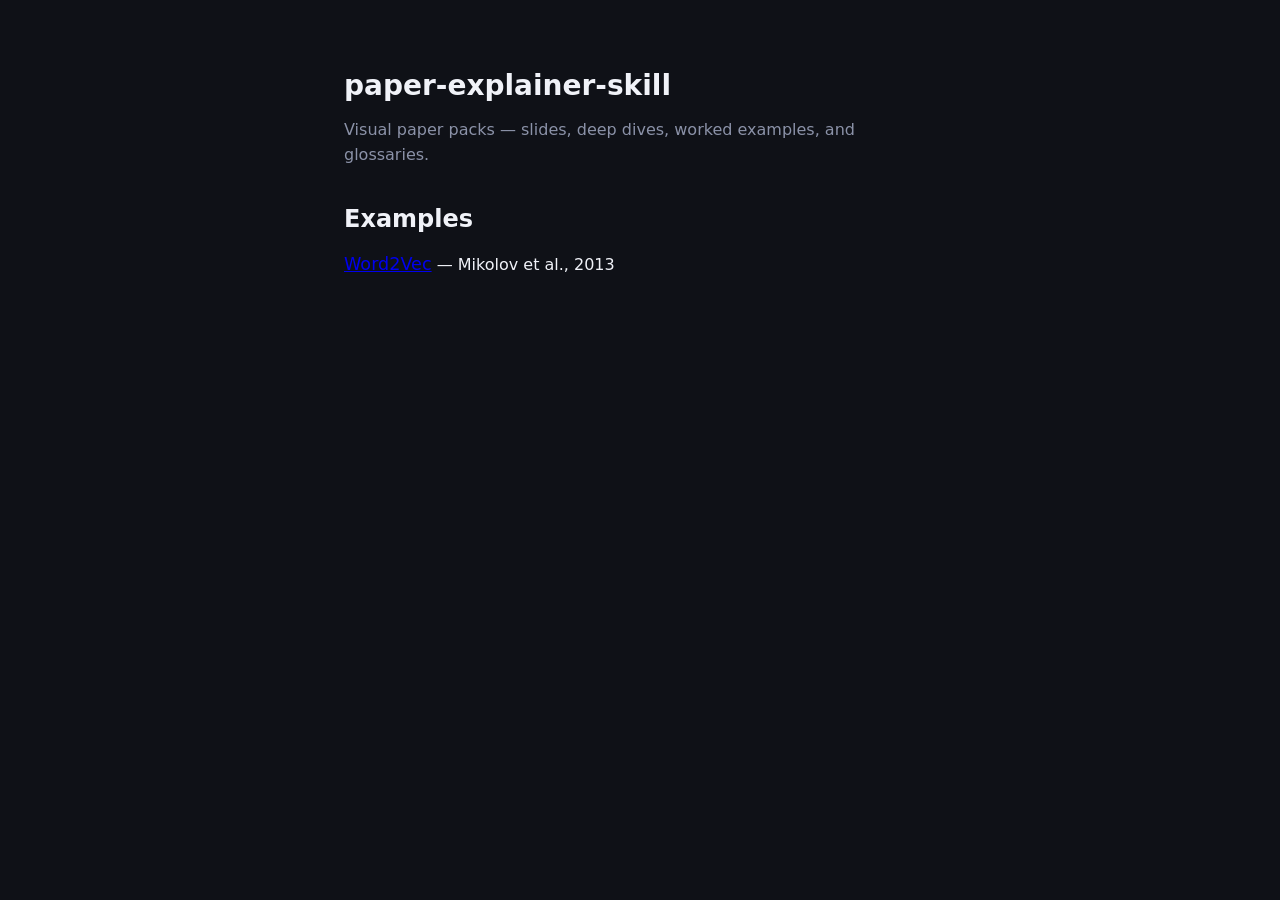
<file: index.html>
<!DOCTYPE html>
<html lang="en">
<head>
  <meta charset="UTF-8" />
  <meta name="viewport" content="width=device-width, initial-scale=1.0" />
  <title>paper-explainer-skill</title>
  <link rel="stylesheet" href="skills/read-research-paper/templates/paper-pages.css" />
  <style>
    body { max-width: 40rem; margin: 4rem auto; padding: 0 1.5rem; }
    h1 { font-size: 1.75rem; margin-bottom: 0.5rem; }
    .lede { color: var(--muted, #555); margin-bottom: 2rem; }
    ul { list-style: none; padding: 0; }
    li { margin: 0.75rem 0; }
    a { font-size: 1.1rem; }
  </style>
</head>
<body>
  <h1>paper-explainer-skill</h1>
  <p class="lede">Visual paper packs — slides, deep dives, worked examples, and glossaries.</p>
  <h2>Examples</h2>
  <ul>
    <li>
      <a href="examples/word2vec/slides.html">Word2Vec</a>
      — Mikolov et al., 2013
    </li>
  </ul>
</body>
</html>
</file>
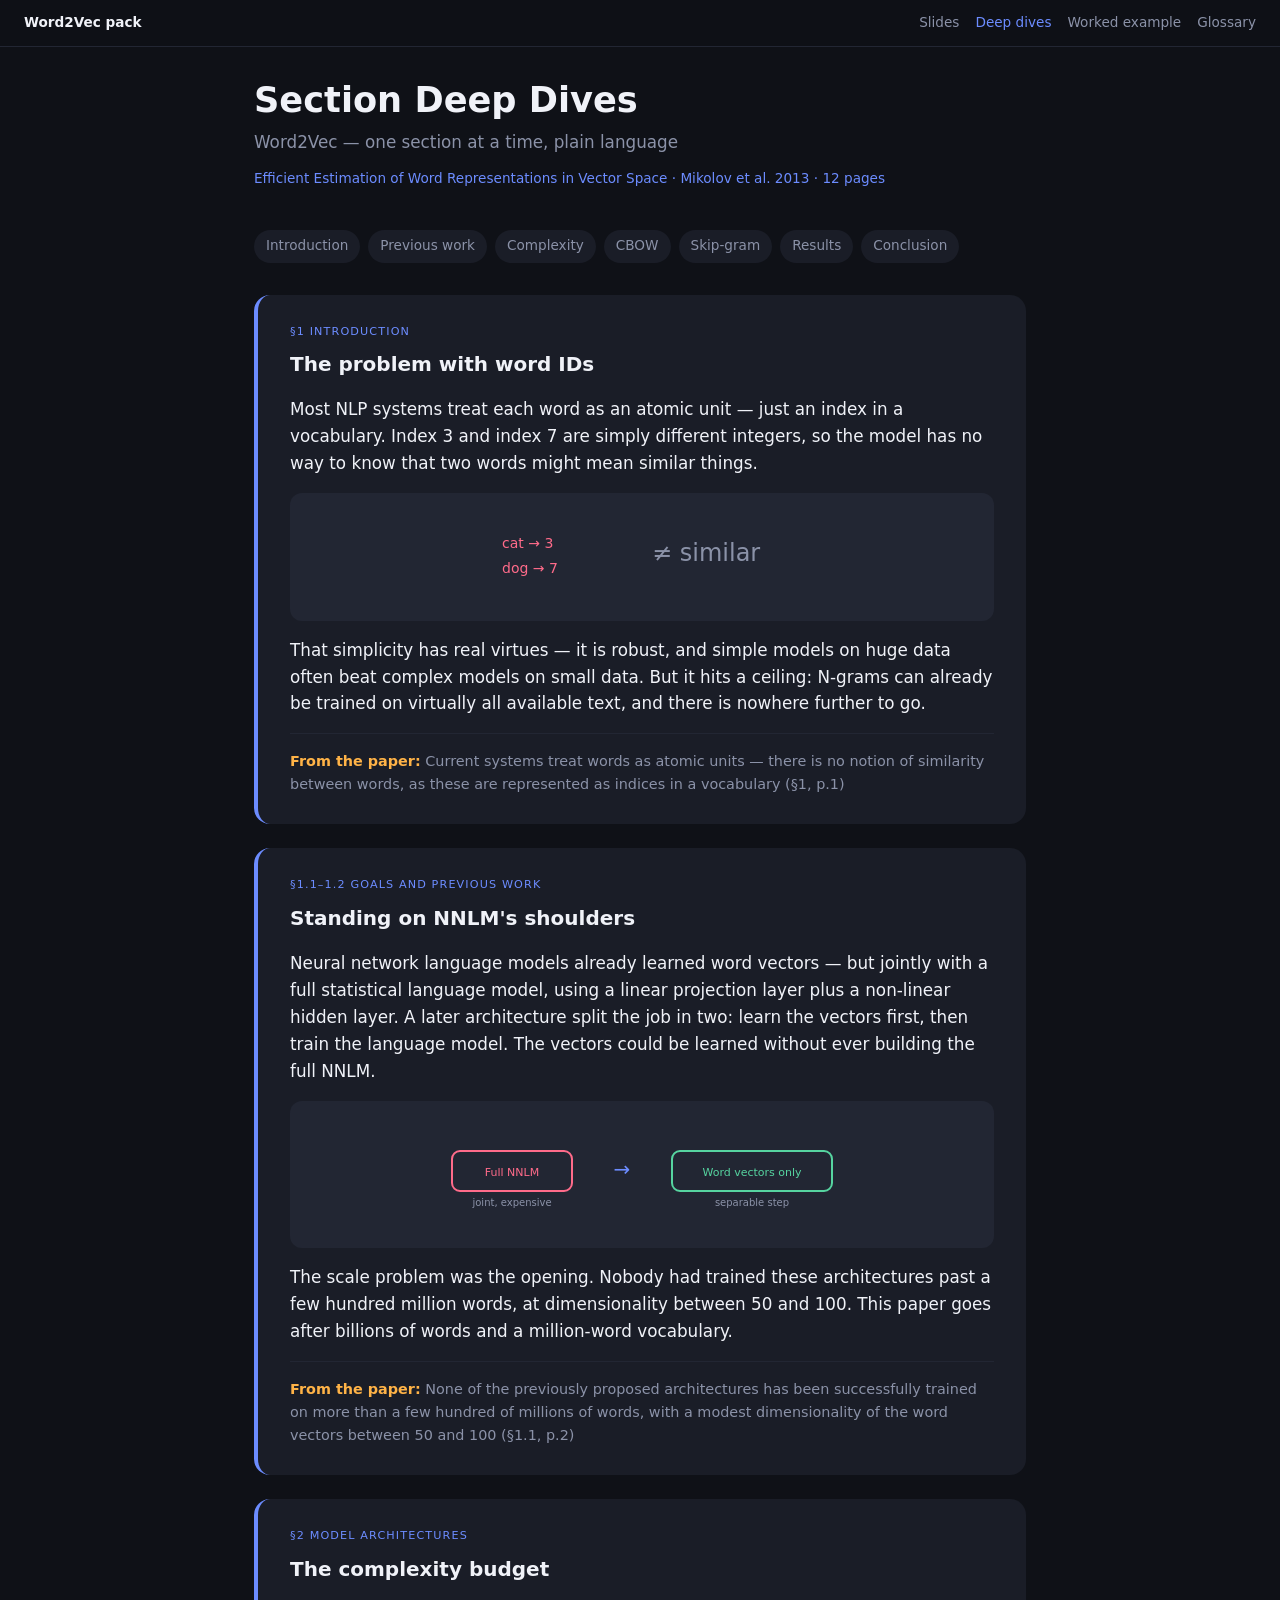
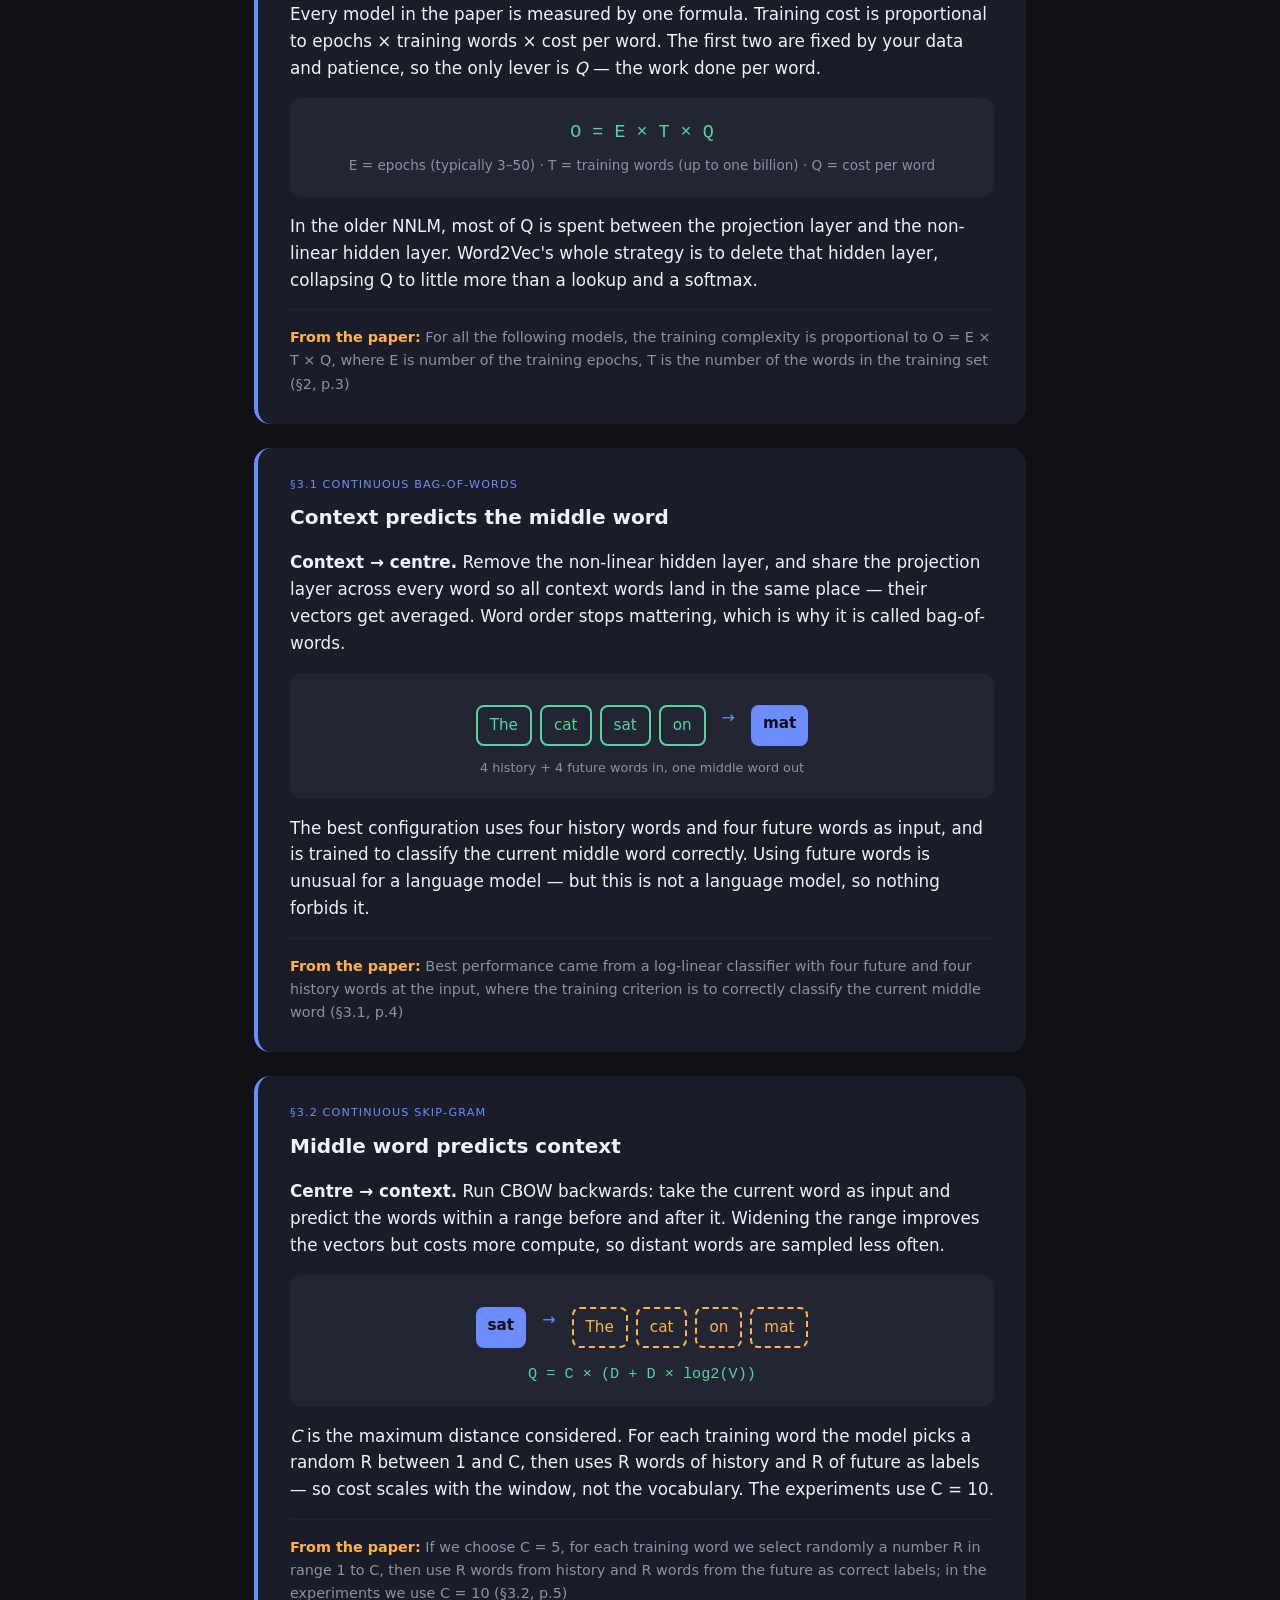
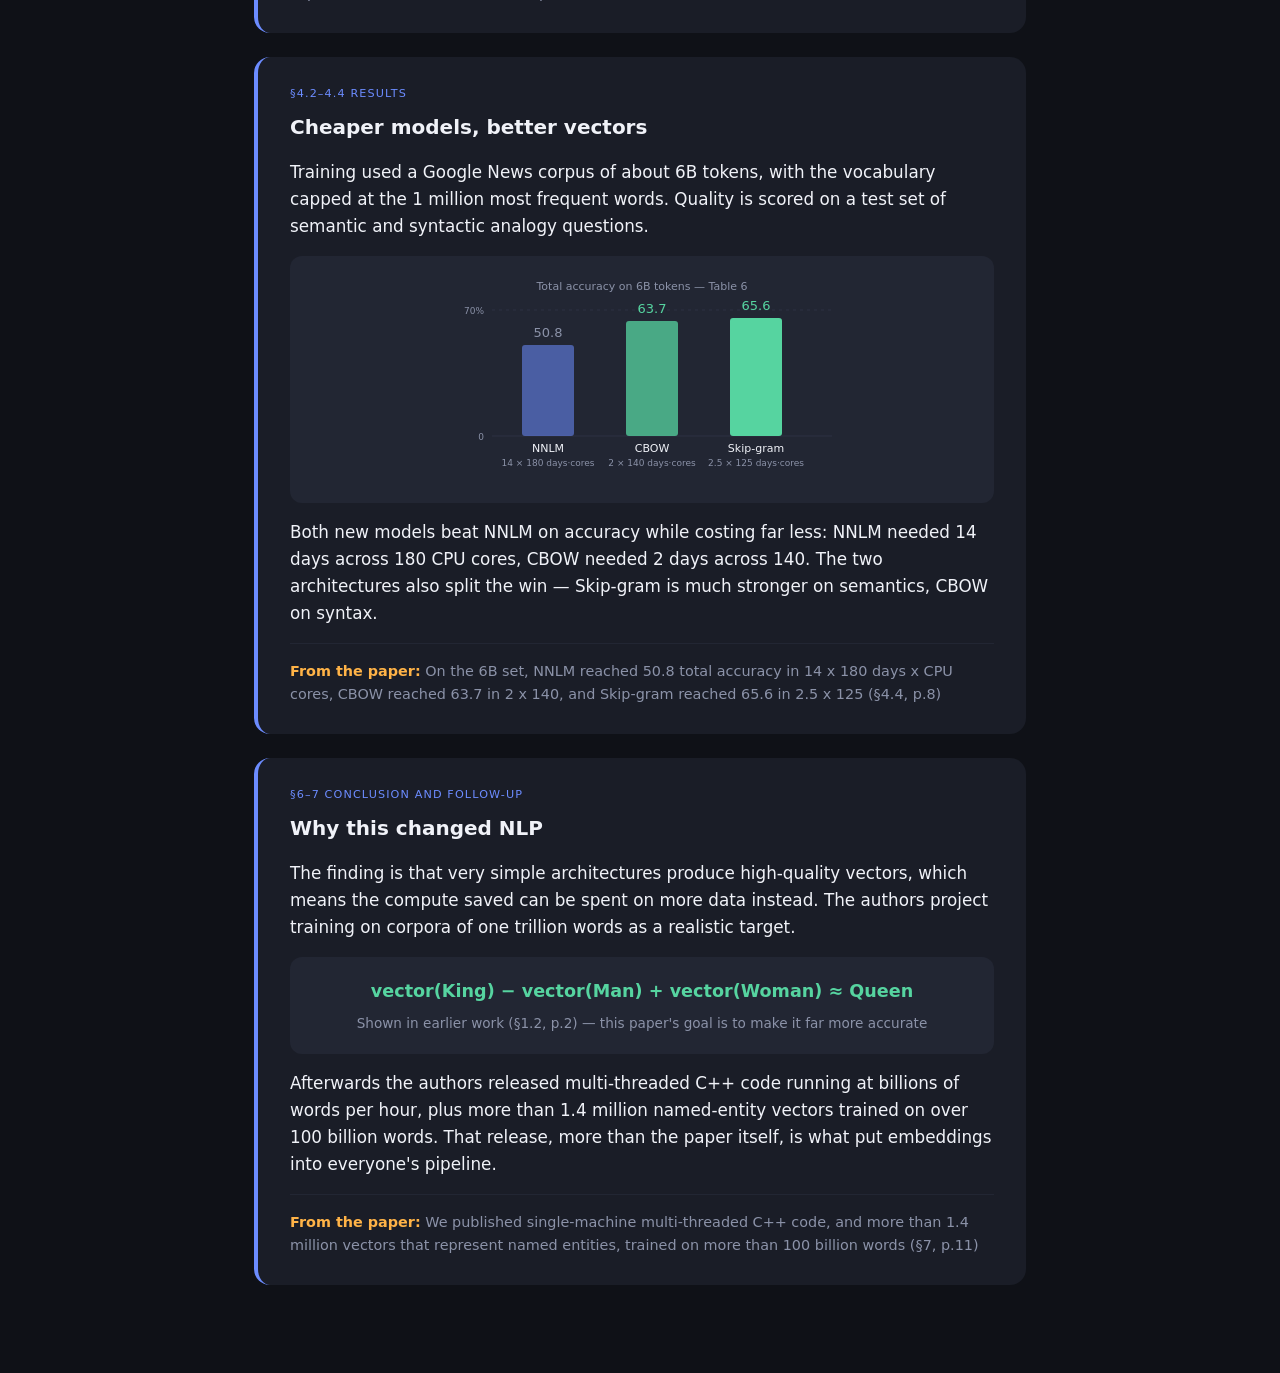
<file: examples/word2vec/deep.html>
<!DOCTYPE html>
<html lang="en">
<head>
  <meta charset="UTF-8" />
  <meta name="viewport" content="width=device-width, initial-scale=1.0" />
  <title>Word2Vec — Section Deep Dives</title>
  <link rel="stylesheet" href="../../skills/read-research-paper/templates/paper-pages.css" />
</head>
<body>

  <nav class="pack-nav">
    <span class="brand">Word2Vec pack</span>
    <a href="slides.html">Slides</a>
    <a href="deep.html" class="active">Deep dives</a>
    <a href="worked.html">Worked example</a>
    <a href="glossary.html">Glossary</a>
  </nav>

  <main class="page">
    <header class="page-hero">
      <h1>Section Deep Dives</h1>
      <p class="subtitle">Word2Vec — one section at a time, plain language</p>
      <p class="meta">Efficient Estimation of Word Representations in Vector Space · Mikolov et al. 2013 · 12 pages</p>
    </header>

    <nav class="toc">
      <a href="#intro">Introduction</a>
      <a href="#prev">Previous work</a>
      <a href="#arch">Complexity</a>
      <a href="#cbow">CBOW</a>
      <a href="#skip">Skip-gram</a>
      <a href="#results">Results</a>
      <a href="#impact">Conclusion</a>
    </nav>

    <section class="section-block" id="intro">
      <div class="section-num">§1 Introduction</div>
      <h2>The problem with word IDs</h2>
      <p class="plain">
        Most NLP systems treat each word as an atomic unit — just an index in a vocabulary.
        Index 3 and index 7 are simply different integers, so the model has no way to know
        that two words might mean similar things.
      </p>
      <div class="visual">
        <svg width="340" height="80" viewBox="0 0 340 80" role="img" aria-label="Word indices carry no similarity">
          <text x="30" y="35" fill="#ff6b8a" font-size="14">cat → 3</text>
          <text x="30" y="60" fill="#ff6b8a" font-size="14">dog → 7</text>
          <text x="180" y="48" fill="#8b92a8" font-size="24">≠ similar</text>
        </svg>
      </div>
      <p class="plain">
        That simplicity has real virtues — it is robust, and simple models on huge data often beat
        complex models on small data. But it hits a ceiling: N-grams can already be trained on
        virtually all available text, and there is nowhere further to go.
      </p>
      <p class="from-paper"><strong>From the paper:</strong> Current systems treat words as atomic units — there is no notion of similarity between words, as these are represented as indices in a vocabulary (§1, p.1)</p>
    </section>

    <section class="section-block" id="prev">
      <div class="section-num">§1.1–1.2 Goals and previous work</div>
      <h2>Standing on NNLM's shoulders</h2>
      <p class="plain">
        Neural network language models already learned word vectors — but jointly with a full
        statistical language model, using a linear projection layer plus a non-linear hidden layer.
        A later architecture split the job in two: learn the vectors first, then train the language
        model. The vectors could be learned without ever building the full NNLM.
      </p>
      <div class="visual">
        <svg width="400" height="100" viewBox="0 0 400 100" role="img" aria-label="Full NNLM simplified to vector learning only">
          <rect x="10" y="30" width="120" height="40" rx="8" fill="#222633" stroke="#ff6b8a" stroke-width="2"/>
          <text x="70" y="55" text-anchor="middle" fill="#ff6b8a" font-size="11">Full NNLM</text>
          <text x="70" y="85" text-anchor="middle" fill="#8b92a8" font-size="10">joint, expensive</text>
          <text x="180" y="55" text-anchor="middle" fill="#6c8cff" font-size="20">→</text>
          <rect x="230" y="30" width="160" height="40" rx="8" fill="#222633" stroke="#56d4a0" stroke-width="2"/>
          <text x="310" y="55" text-anchor="middle" fill="#56d4a0" font-size="11">Word vectors only</text>
          <text x="310" y="85" text-anchor="middle" fill="#8b92a8" font-size="10">separable step</text>
        </svg>
      </div>
      <p class="plain">
        The scale problem was the opening. Nobody had trained these architectures past a few hundred
        million words, at dimensionality between 50 and 100. This paper goes after billions of words
        and a million-word vocabulary.
      </p>
      <p class="from-paper"><strong>From the paper:</strong> None of the previously proposed architectures has been successfully trained on more than a few hundred of millions of words, with a modest dimensionality of the word vectors between 50 and 100 (§1.1, p.2)</p>
    </section>

    <section class="section-block" id="arch">
      <div class="section-num">§2 Model architectures</div>
      <h2>The complexity budget</h2>
      <p class="plain">
        Every model in the paper is measured by one formula. Training cost is proportional to
        epochs × training words × cost per word. The first two are fixed by your data and patience,
        so the only lever is <em>Q</em> — the work done per word.
      </p>
      <div class="visual">
        <p style="font-family:ui-monospace,monospace;color:#56d4a0;font-size:1.15rem">O = E × T × Q</p>
        <p style="color:#8b92a8;font-size:0.85rem;margin-top:0.5rem">E = epochs (typically 3–50) · T = training words (up to one billion) · Q = cost per word</p>
      </div>
      <p class="plain">
        In the older NNLM, most of Q is spent between the projection layer and the non-linear hidden
        layer. Word2Vec's whole strategy is to delete that hidden layer, collapsing Q to little more
        than a lookup and a softmax.
      </p>
      <p class="from-paper"><strong>From the paper:</strong> For all the following models, the training complexity is proportional to O = E × T × Q, where E is number of the training epochs, T is the number of the words in the training set (§2, p.3)</p>
    </section>

    <section class="section-block" id="cbow">
      <div class="section-num">§3.1 Continuous Bag-of-Words</div>
      <h2>Context predicts the middle word</h2>
      <p class="plain">
        <strong>Context → centre.</strong> Remove the non-linear hidden layer, and share the projection
        layer across every word so all context words land in the same place — their vectors get averaged.
        Word order stops mattering, which is why it is called bag-of-words.
      </p>
      <div class="visual">
        <div class="token-row">
          <span class="token context">The</span>
          <span class="token context">cat</span>
          <span class="token context">sat</span>
          <span class="token context">on</span>
          <span style="color:#6c8cff;padding:0 0.5rem">→</span>
          <span class="token center">mat</span>
        </div>
        <p style="color:#8b92a8;font-size:0.8rem;margin-top:0.75rem">4 history + 4 future words in, one middle word out</p>
      </div>
      <p class="plain">
        The best configuration uses four history words and four future words as input, and is trained
        to classify the current middle word correctly. Using future words is unusual for a language
        model — but this is not a language model, so nothing forbids it.
      </p>
      <p class="from-paper"><strong>From the paper:</strong> Best performance came from a log-linear classifier with four future and four history words at the input, where the training criterion is to correctly classify the current middle word (§3.1, p.4)</p>
    </section>

    <section class="section-block" id="skip">
      <div class="section-num">§3.2 Continuous Skip-gram</div>
      <h2>Middle word predicts context</h2>
      <p class="plain">
        <strong>Centre → context.</strong> Run CBOW backwards: take the current word as input and predict
        the words within a range before and after it. Widening the range improves the vectors but costs
        more compute, so distant words are sampled less often.
      </p>
      <div class="visual">
        <div class="token-row">
          <span class="token center">sat</span>
          <span style="color:#6c8cff;padding:0 0.5rem">→</span>
          <span class="token predict">The</span>
          <span class="token predict">cat</span>
          <span class="token predict">on</span>
          <span class="token predict">mat</span>
        </div>
        <p style="font-family:ui-monospace,monospace;color:#56d4a0;font-size:0.95rem;margin-top:0.9rem">Q = C × (D + D × log2(V))</p>
      </div>
      <p class="plain">
        <em>C</em> is the maximum distance considered. For each training word the model picks a random
        R between 1 and C, then uses R words of history and R of future as labels — so cost scales with
        the window, not the vocabulary. The experiments use C = 10.
      </p>
      <p class="from-paper"><strong>From the paper:</strong> If we choose C = 5, for each training word we select randomly a number R in range 1 to C, then use R words from history and R words from the future as correct labels; in the experiments we use C = 10 (§3.2, p.5)</p>
    </section>

    <section class="section-block" id="results">
      <div class="section-num">§4.2–4.4 Results</div>
      <h2>Cheaper models, better vectors</h2>
      <p class="plain">
        Training used a Google News corpus of about 6B tokens, with the vocabulary capped at the
        1 million most frequent words. Quality is scored on a test set of semantic and syntactic
        analogy questions.
      </p>
      <div class="visual">
        <svg width="420" height="200" viewBox="0 0 420 200" role="img" aria-label="Total accuracy on the 6B-token corpus: NNLM 50.8 percent, CBOW 63.7 percent, Skip-gram 65.6 percent">
          <text x="210" y="14" text-anchor="middle" fill="#8b92a8" font-size="11">Total accuracy on 6B tokens — Table 6</text>

          <line x1="60" y1="160" x2="400" y2="160" stroke="#2c3142" stroke-width="1"/>
          <line x1="60" y1="34" x2="400" y2="34" stroke="#2c3142" stroke-width="1" stroke-dasharray="3 4"/>
          <text x="52" y="164" text-anchor="end" fill="#8b92a8" font-size="9">0</text>
          <text x="52" y="38" text-anchor="end" fill="#8b92a8" font-size="9">70%</text>

          <rect x="90" y="69" width="52" height="91" rx="3" fill="#6c8cff" opacity="0.55"/>
          <text x="116" y="61" text-anchor="middle" fill="#8b92a8" font-size="13">50.8</text>
          <text x="116" y="176" text-anchor="middle" fill="#f0f2f8" font-size="11">NNLM</text>
          <text x="116" y="190" text-anchor="middle" fill="#8b92a8" font-size="9">14 × 180 days·cores</text>

          <rect x="194" y="45" width="52" height="115" rx="3" fill="#56d4a0" opacity="0.75"/>
          <text x="220" y="37" text-anchor="middle" fill="#56d4a0" font-size="13">63.7</text>
          <text x="220" y="176" text-anchor="middle" fill="#f0f2f8" font-size="11">CBOW</text>
          <text x="220" y="190" text-anchor="middle" fill="#8b92a8" font-size="9">2 × 140 days·cores</text>

          <rect x="298" y="42" width="52" height="118" rx="3" fill="#56d4a0"/>
          <text x="324" y="34" text-anchor="middle" fill="#56d4a0" font-size="13">65.6</text>
          <text x="324" y="176" text-anchor="middle" fill="#f0f2f8" font-size="11">Skip-gram</text>
          <text x="324" y="190" text-anchor="middle" fill="#8b92a8" font-size="9">2.5 × 125 days·cores</text>
        </svg>
      </div>
      <p class="plain">
        Both new models beat NNLM on accuracy while costing far less: NNLM needed 14 days across 180
        CPU cores, CBOW needed 2 days across 140. The two architectures also split the win — Skip-gram
        is much stronger on semantics, CBOW on syntax.
      </p>
      <p class="from-paper"><strong>From the paper:</strong> On the 6B set, NNLM reached 50.8 total accuracy in 14 x 180 days x CPU cores, CBOW reached 63.7 in 2 x 140, and Skip-gram reached 65.6 in 2.5 x 125 (§4.4, p.8)</p>
    </section>

    <section class="section-block" id="impact">
      <div class="section-num">§6–7 Conclusion and follow-up</div>
      <h2>Why this changed NLP</h2>
      <p class="plain">
        The finding is that very simple architectures produce high-quality vectors, which means the
        compute saved can be spent on more data instead. The authors project training on corpora of
        one trillion words as a realistic target.
      </p>
      <div class="visual">
        <p style="font-size:1.1rem;color:#56d4a0;font-weight:600">vector(King) − vector(Man) + vector(Woman) ≈ Queen</p>
        <p style="color:#8b92a8;font-size:0.85rem;margin-top:0.5rem">Shown in earlier work (§1.2, p.2) — this paper's goal is to make it far more accurate</p>
      </div>
      <p class="plain">
        Afterwards the authors released multi-threaded C++ code running at billions of words per hour,
        plus more than 1.4 million named-entity vectors trained on over 100 billion words. That release,
        more than the paper itself, is what put embeddings into everyone's pipeline.
      </p>
      <p class="from-paper"><strong>From the paper:</strong> We published single-machine multi-threaded C++ code, and more than 1.4 million vectors that represent named entities, trained on more than 100 billion words (§7, p.11)</p>
    </section>
  </main>

</body>
</html>
</file>
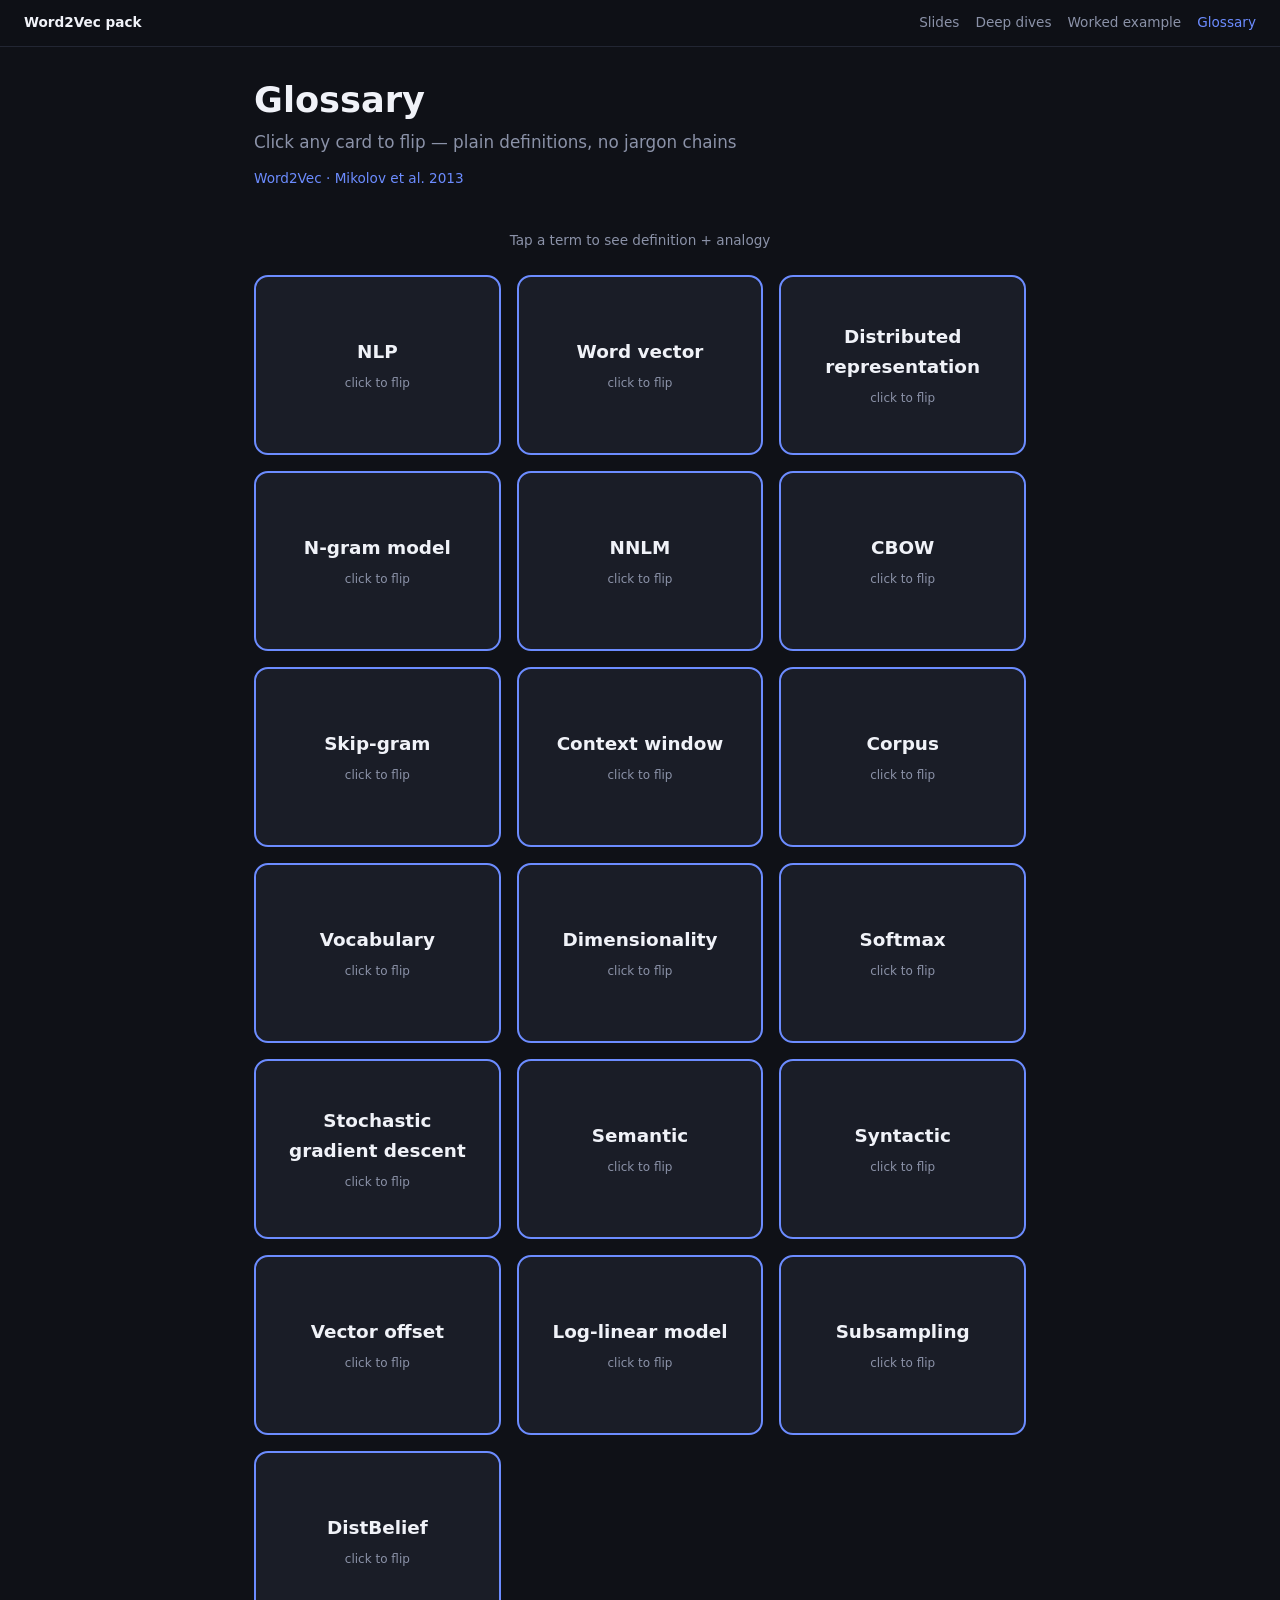
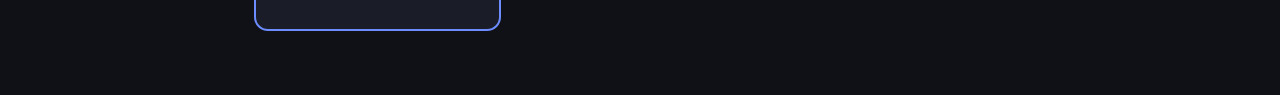
<file: examples/word2vec/glossary.html>
<!DOCTYPE html>
<html lang="en">
<head>
  <meta charset="UTF-8" />
  <meta name="viewport" content="width=device-width, initial-scale=1.0" />
  <title>Word2Vec — Glossary</title>
  <link rel="stylesheet" href="../../skills/read-research-paper/templates/paper-pages.css" />
</head>
<body>

  <nav class="pack-nav">
    <span class="brand">Word2Vec pack</span>
    <a href="slides.html">Slides</a>
    <a href="deep.html">Deep dives</a>
    <a href="worked.html">Worked example</a>
    <a href="glossary.html" class="active">Glossary</a>
  </nav>

  <main class="page">
    <header class="page-hero">
      <h1>Glossary</h1>
      <p class="subtitle">Click any card to flip — plain definitions, no jargon chains</p>
      <p class="meta">Word2Vec · Mikolov et al. 2013</p>
    </header>

    <p class="glossary-hint">Tap a term to see definition + analogy</p>

    <div class="glossary-grid">

      <div class="glossary-card">
        <div class="card-inner">
          <div class="card-front">
            <span class="term">NLP</span>
            <span class="hint">click to flip</span>
          </div>
          <div class="card-back">
            <p class="def">Natural Language Processing — getting computers to work with human language.</p>
            <p class="analogy">The field this paper lives in; word vectors are one of its building blocks.</p>
            <span class="where">§1 Introduction, p.1</span>
          </div>
        </div>
      </div>

      <div class="glossary-card">
        <div class="card-inner">
          <div class="card-front">
            <span class="term">Word vector</span>
            <span class="hint">click to flip</span>
          </div>
          <div class="card-back">
            <p class="def">A list of numbers that represents a word. Similar words get similar lists.</p>
            <p class="analogy">Like GPS coordinates for meaning — close coordinates = related words.</p>
            <span class="where">§1 Introduction</span>
          </div>
        </div>
      </div>

      <div class="glossary-card">
        <div class="card-inner">
          <div class="card-front">
            <span class="term">Distributed representation</span>
            <span class="hint">click to flip</span>
          </div>
          <div class="card-back">
            <p class="def">Meaning spread across many numbers, not stored in a single slot.</p>
            <p class="analogy">A portrait made of thousands of pixels — no one pixel is "the nose."</p>
            <span class="where">§1 Introduction</span>
          </div>
        </div>
      </div>

      <div class="glossary-card">
        <div class="card-inner">
          <div class="card-front">
            <span class="term">N-gram model</span>
            <span class="hint">click to flip</span>
          </div>
          <div class="card-back">
            <p class="def">Predicts the next word by counting how often word sequences appear in text.</p>
            <p class="analogy">Autocomplete based purely on statistics — no understanding of meaning.</p>
            <span class="where">§1 Introduction</span>
          </div>
        </div>
      </div>

      <div class="glossary-card">
        <div class="card-inner">
          <div class="card-front">
            <span class="term">NNLM</span>
            <span class="hint">click to flip</span>
          </div>
          <div class="card-back">
            <p class="def">Neural Network Language Model — learns word vectors while predicting the next word.</p>
            <p class="analogy">A student who learns vocabulary only as a side effect of finishing sentences.</p>
            <span class="where">§2.1</span>
          </div>
        </div>
      </div>

      <div class="glossary-card">
        <div class="card-inner">
          <div class="card-front">
            <span class="term">CBOW</span>
            <span class="hint">click to flip</span>
          </div>
          <div class="card-back">
            <p class="def">Continuous Bag-of-Words — uses surrounding words to predict the center word.</p>
            <p class="analogy">Fill-in-the-blank: "The cat ___ on the" → you guess "sat."</p>
            <span class="where">§3.1</span>
          </div>
        </div>
      </div>

      <div class="glossary-card">
        <div class="card-inner">
          <div class="card-front">
            <span class="term">Skip-gram</span>
            <span class="hint">click to flip</span>
          </div>
          <div class="card-back">
            <p class="def">Uses one center word to predict each surrounding word separately.</p>
            <p class="analogy">Given "king," guess what words typically appear nearby.</p>
            <span class="where">§3.2</span>
          </div>
        </div>
      </div>

      <div class="glossary-card">
        <div class="card-inner">
          <div class="card-front">
            <span class="term">Context window</span>
            <span class="hint">click to flip</span>
          </div>
          <div class="card-back">
            <p class="def">How many neighboring words on each side count as "context" (typically 5–10).</p>
            <p class="analogy">How far you peek left and right when reading one word in a sentence.</p>
            <span class="where">§3</span>
          </div>
        </div>
      </div>

      <div class="glossary-card">
        <div class="card-inner">
          <div class="card-front">
            <span class="term">Corpus</span>
            <span class="hint">click to flip</span>
          </div>
          <div class="card-back">
            <p class="def">A large body of text used for training — e.g. Google News (6 billion tokens).</p>
            <p class="analogy">The textbook the model reads cover to cover, many times.</p>
            <span class="where">§4.2</span>
          </div>
        </div>
      </div>

      <div class="glossary-card">
        <div class="card-inner">
          <div class="card-front">
            <span class="term">Vocabulary</span>
            <span class="hint">click to flip</span>
          </div>
          <div class="card-back">
            <p class="def">The set of words the model knows — here, the 1 million most frequent words.</p>
            <p class="analogy">The dictionary the model keeps — rare words may be dropped.</p>
            <span class="where">§4.2</span>
          </div>
        </div>
      </div>

      <div class="glossary-card">
        <div class="card-inner">
          <div class="card-front">
            <span class="term">Dimensionality</span>
            <span class="hint">click to flip</span>
          </div>
          <div class="card-back">
            <p class="def">How many numbers in each word vector — typically 300–1000 in this paper.</p>
            <p class="analogy">More dimensions = finer detail, but more compute and data needed.</p>
            <span class="where">§4.2</span>
          </div>
        </div>
      </div>

      <div class="glossary-card">
        <div class="card-inner">
          <div class="card-front">
            <span class="term">Softmax</span>
            <span class="hint">click to flip</span>
          </div>
          <div class="card-back">
            <p class="def">Turns scores into probabilities over all words in the vocabulary.</p>
            <p class="analogy">A weighted vote across every word — highest probability wins.</p>
            <span class="where">§3</span>
          </div>
        </div>
      </div>

      <div class="glossary-card">
        <div class="card-inner">
          <div class="card-front">
            <span class="term">Stochastic gradient descent</span>
            <span class="hint">click to flip</span>
          </div>
          <div class="card-back">
            <p class="def">Learning by repeatedly adjusting vectors after each small batch of examples.</p>
            <p class="analogy">Fix mistakes one at a time instead of waiting for the whole book.</p>
            <span class="where">§2</span>
          </div>
        </div>
      </div>

      <div class="glossary-card">
        <div class="card-inner">
          <div class="card-front">
            <span class="term">Semantic</span>
            <span class="hint">click to flip</span>
          </div>
          <div class="card-back">
            <p class="def">Meaning-based relationships — e.g. Athens:Greece :: Oslo:Norway.</p>
            <p class="analogy">Do these words mean related things in the real world?</p>
            <span class="where">§4.1</span>
          </div>
        </div>
      </div>

      <div class="glossary-card">
        <div class="card-inner">
          <div class="card-front">
            <span class="term">Syntactic</span>
            <span class="hint">click to flip</span>
          </div>
          <div class="card-back">
            <p class="def">Grammar-based relationships — e.g. walking:walked :: swimming:swam.</p>
            <p class="analogy">Do these words follow the same grammatical pattern?</p>
            <span class="where">§4.1</span>
          </div>
        </div>
      </div>

      <div class="glossary-card">
        <div class="card-inner">
          <div class="card-front">
            <span class="term">Vector offset</span>
            <span class="hint">click to flip</span>
          </div>
          <div class="card-back">
            <p class="def">Add/subtract word vectors to find relationships: king − man + woman ≈ queen.</p>
            <p class="analogy">Directions in vector space encode concepts like "gender" or "capital-of."</p>
            <span class="where">§1.1, §4</span>
          </div>
        </div>
      </div>

      <div class="glossary-card">
        <div class="card-inner">
          <div class="card-front">
            <span class="term">Log-linear model</span>
            <span class="hint">click to flip</span>
          </div>
          <div class="card-back">
            <p class="def">A model that scores word pairs using dot products — no hidden neural layer.</p>
            <p class="analogy">Matchmaking by compatibility score instead of a deep interview.</p>
            <span class="where">§3</span>
          </div>
        </div>
      </div>

      <div class="glossary-card">
        <div class="card-inner">
          <div class="card-front">
            <span class="term">Subsampling</span>
            <span class="hint">click to flip</span>
          </div>
          <div class="card-back">
            <p class="def">Randomly skip very frequent words ("the", "a") during training to speed up learning.</p>
            <p class="analogy">Don't re-read "the" a billion times — focus on informative words.</p>
            <span class="where">§3.2</span>
          </div>
        </div>
      </div>

      <div class="glossary-card">
        <div class="card-inner">
          <div class="card-front">
            <span class="term">DistBelief</span>
            <span class="hint">click to flip</span>
          </div>
          <div class="card-back">
            <p class="def">Google's distributed training framework — many machines train the model in parallel.</p>
            <p class="analogy">Many cooks working on the same soup simultaneously.</p>
            <span class="where">§2.3, §4.4</span>
          </div>
        </div>
      </div>

    </div>
  </main>

  <script src="../../skills/read-research-paper/templates/glossary.js"></script>
</body>
</html>
</file>
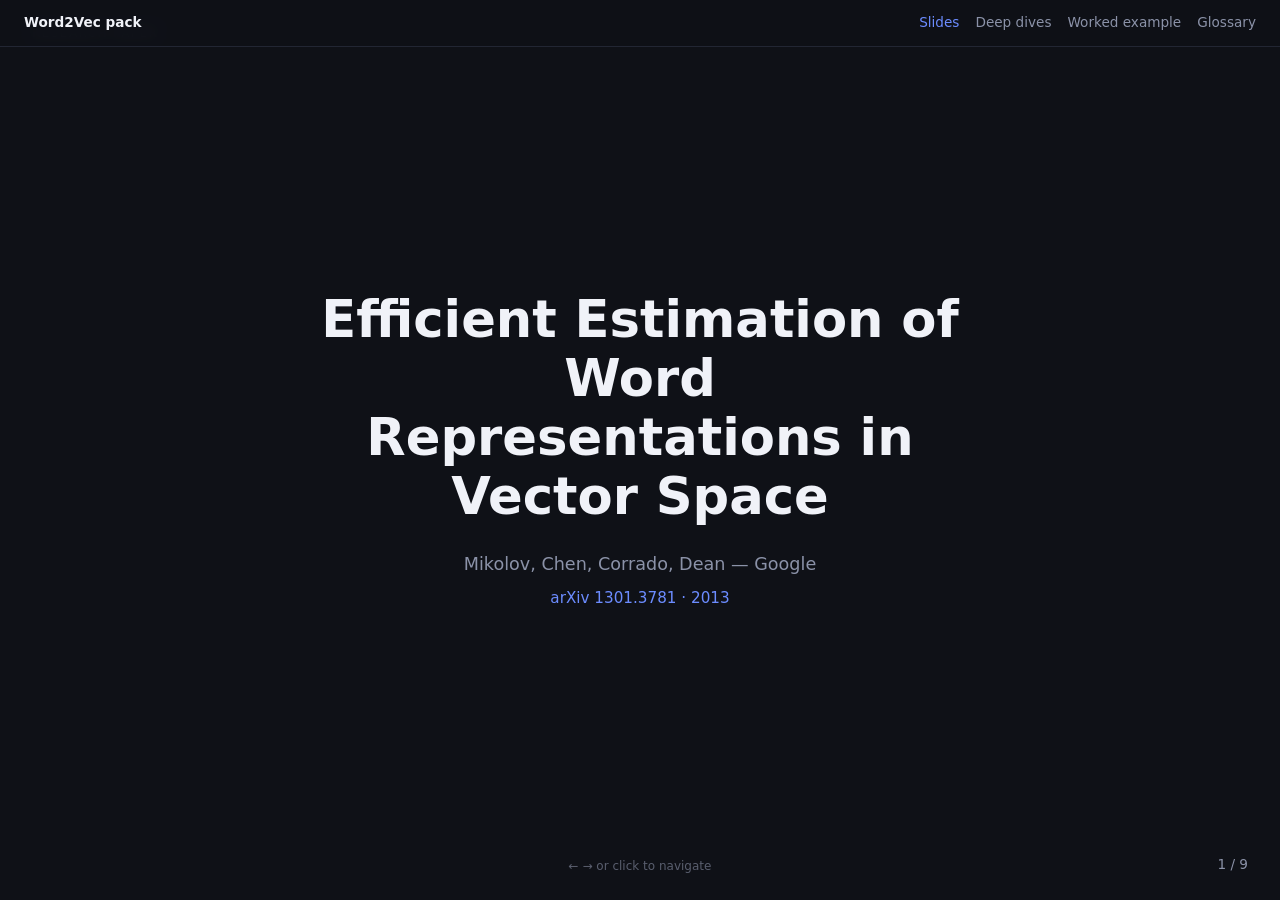
<file: examples/word2vec/slides.html>
<!DOCTYPE html>
<html lang="en">
<head>
  <meta charset="UTF-8" />
  <meta name="viewport" content="width=device-width, initial-scale=1.0" />
  <title>Word2Vec — Explained</title>
  <link rel="stylesheet" href="../../skills/read-research-paper/templates/paper-deck.css" />
  <link rel="stylesheet" href="../../skills/read-research-paper/templates/paper-pages.css" />
</head>
<body>
  <nav class="pack-nav" style="position:fixed;z-index:200;width:100%">
    <span class="brand">Word2Vec pack</span>
    <a href="slides.html" class="active">Slides</a>
    <a href="deep.html">Deep dives</a>
    <a href="worked.html">Worked example</a>
    <a href="glossary.html">Glossary</a>
  </nav>
  <div class="deck" style="padding-top:3rem">

    <section class="slide slide-cover active">
      <span class="slide-tag">Research paper</span>
      <h1>Efficient Estimation of Word Representations in Vector Space</h1>
      <p class="authors">Mikolov, Chen, Corrado, Dean — Google</p>
      <p class="meta">arXiv 1301.3781 · 2013</p>
      <span class="slide-num">1 / 9</span>
    </section>

    <section class="slide slide-hook">
      <span class="slide-tag">Why this matters</span>
      <div class="visual">
        <div class="icon-circle">🔢</div>
        <div style="font-size:2rem;color:var(--muted)">→</div>
        <div class="icon-circle good">🗺️</div>
      </div>
      <h2>Words as numbers can't capture meaning</h2>
      <p>Computers need a way to know "king" relates to "queen"</p>
      <span class="slide-num">2 / 9</span>
    </section>

    <section class="slide">
      <span class="slide-tag">The gap</span>
      <div class="split">
        <div class="panel before">
          <span class="label">Before</span>
          <svg width="80" height="80" viewBox="0 0 80 80">
            <text x="20" y="35" fill="#ff6b8a" font-size="14">cat=3</text>
            <text x="20" y="55" fill="#ff6b8a" font-size="14">dog=7</text>
            <text x="8" y="75" fill="#8b92a8" font-size="9">just IDs</text>
          </svg>
          <p>Each word is a random ID — no similarity</p>
        </div>
        <div class="arrow-mid">→</div>
        <div class="panel after">
          <span class="label">After</span>
          <svg width="80" height="80" viewBox="0 0 80 80">
            <circle cx="30" cy="40" r="8" fill="#56d4a0"/>
            <circle cx="55" cy="35" r="8" fill="#56d4a0"/>
            <line x1="30" y1="40" x2="55" y2="35" stroke="#56d4a0" stroke-width="2"/>
            <text x="8" y="72" fill="#8b92a8" font-size="9">near = similar</text>
          </svg>
          <p>Similar words sit close in vector space</p>
        </div>
      </div>
      <span class="slide-num">3 / 9</span>
    </section>

    <section class="slide slide-idea">
      <span class="slide-tag">Core idea</span>
      <p class="big-idea">Learn word meaning from nearby words in text</p>
      <p class="sub">Like guessing "bank" means river or money from context</p>
      <span class="slide-num">4 / 9</span>
    </section>

    <section class="slide">
      <span class="slide-tag">How it works</span>
      <div class="flow">
        <div class="flow-node">Huge text corpus</div>
        <span class="flow-arrow">→</span>
        <div class="flow-node">Sliding window</div>
        <span class="flow-arrow">→</span>
        <div class="flow-node">Predict neighbors</div>
        <span class="flow-arrow">→</span>
        <div class="flow-node">Word vectors</div>
      </div>
      <p class="caption">Train fast on billions of words — no heavy neural nets needed</p>
      <span class="slide-num">5 / 9</span>
    </section>

    <section class="slide">
      <span class="slide-tag">Key mechanism</span>
      <div class="diagram-box">
        <svg width="520" height="160" viewBox="0 0 520 160">
          <!-- Skip-gram -->
          <text x="130" y="20" text-anchor="middle" fill="#6c8cff" font-size="12" font-weight="600">Skip-gram</text>
          <rect x="110" y="60" width="40" height="28" rx="6" fill="#1a1d27" stroke="#6c8cff" stroke-width="2"/>
          <text x="130" y="79" text-anchor="middle" fill="#f0f2f8" font-size="11">king</text>
          <line x1="150" y1="74" x2="200" y2="45" stroke="#8b92a8" stroke-width="1.5"/>
          <line x1="150" y1="74" x2="200" y2="74" stroke="#8b92a8" stroke-width="1.5"/>
          <line x1="150" y1="74" x2="200" y2="103" stroke="#8b92a8" stroke-width="1.5"/>
          <rect x="200" y="32" width="50" height="22" rx="4" fill="#1a1d27" stroke="#56d4a0" stroke-width="1.5"/>
          <text x="225" y="47" text-anchor="middle" fill="#56d4a0" font-size="10">queen</text>
          <rect x="200" y="63" width="50" height="22" rx="4" fill="#1a1d27" stroke="#56d4a0" stroke-width="1.5"/>
          <text x="225" y="78" text-anchor="middle" fill="#56d4a0" font-size="10">royal</text>
          <rect x="200" y="94" width="50" height="22" rx="4" fill="#1a1d27" stroke="#56d4a0" stroke-width="1.5"/>
          <text x="225" y="109" text-anchor="middle" fill="#56d4a0" font-size="10">throne</text>
          <text x="130" y="130" text-anchor="middle" fill="#8b92a8" font-size="10">center → predict context</text>
          <!-- CBOW -->
          <text x="390" y="20" text-anchor="middle" fill="#6c8cff" font-size="12" font-weight="600">CBOW</text>
          <rect x="320" y="32" width="44" height="22" rx="4" fill="#1a1d27" stroke="#56d4a0" stroke-width="1.5"/>
          <text x="342" y="47" text-anchor="middle" fill="#56d4a0" font-size="10">the</text>
          <rect x="370" y="32" width="44" height="22" rx="4" fill="#1a1d27" stroke="#56d4a0" stroke-width="1.5"/>
          <text x="392" y="47" text-anchor="middle" fill="#56d4a0" font-size="10">cat</text>
          <rect x="420" y="32" width="44" height="22" rx="4" fill="#1a1d27" stroke="#56d4a0" stroke-width="1.5"/>
          <text x="442" y="47" text-anchor="middle" fill="#56d4a0" font-size="10">on</text>
          <line x1="342" y1="54" x2="392" y2="85" stroke="#8b92a8" stroke-width="1.5"/>
          <line x1="392" y1="54" x2="392" y2="85" stroke="#8b92a8" stroke-width="1.5"/>
          <line x1="442" y1="54" x2="392" y2="85" stroke="#8b92a8" stroke-width="1.5"/>
          <rect x="370" y="85" width="44" height="28" rx="6" fill="#1a1d27" stroke="#6c8cff" stroke-width="2"/>
          <text x="392" y="104" text-anchor="middle" fill="#f0f2f8" font-size="11">mat</text>
          <text x="390" y="130" text-anchor="middle" fill="#8b92a8" font-size="10">context → predict center</text>
        </svg>
      </div>
      <p class="caption">Two lightweight architectures — both beat older neural language models</p>
      <span class="slide-num">6 / 9</span>
    </section>

    <section class="slide">
      <span class="slide-tag">Results</span>
      <div class="stats">
        <div class="stat-card">
          <div class="value">1.6B</div>
          <div class="label">words trained on</div>
        </div>
        <div class="stat-card">
          <div class="value">&lt;1 day</div>
          <div class="label">training time</div>
        </div>
        <div class="stat-card">
          <div class="value">~300</div>
          <div class="label">vector dimensions</div>
        </div>
      </div>
      <div class="bar-chart">
        <div class="bar-col"><div class="bar" style="height:45%"></div><span>NNLM</span></div>
        <div class="bar-col"><div class="bar" style="height:62%"></div><span>CBOW</span></div>
        <div class="bar-col"><div class="bar highlight" style="height:88%"></div><span>Skip-gram</span></div>
      </div>
      <span class="slide-num">7 / 9</span>
    </section>

    <section class="slide">
      <span class="slide-tag">So what?</span>
      <div class="impact-row">
        <div class="impact-item"><div class="emoji">⚡</div><p>Fast enough for web-scale data</p></div>
        <div class="impact-item"><div class="emoji">🧠</div><p>Embeddings power modern NLP</p></div>
        <div class="impact-item"><div class="emoji">➕</div><p>king − man + woman ≈ queen</p></div>
      </div>
      <span class="slide-num">8 / 9</span>
    </section>

    <section class="slide slide-close">
      <span class="slide-tag">Remember this</span>
      <p class="takeaway">You are what you're surrounded by — for words too.</p>
      <span class="slide-num">9 / 9</span>
    </section>

  </div>

  <p class="nav-hint">← → or click to navigate</p>
  <script src="../../skills/read-research-paper/templates/paper-deck.js"></script>
</body>
</html>
</file>
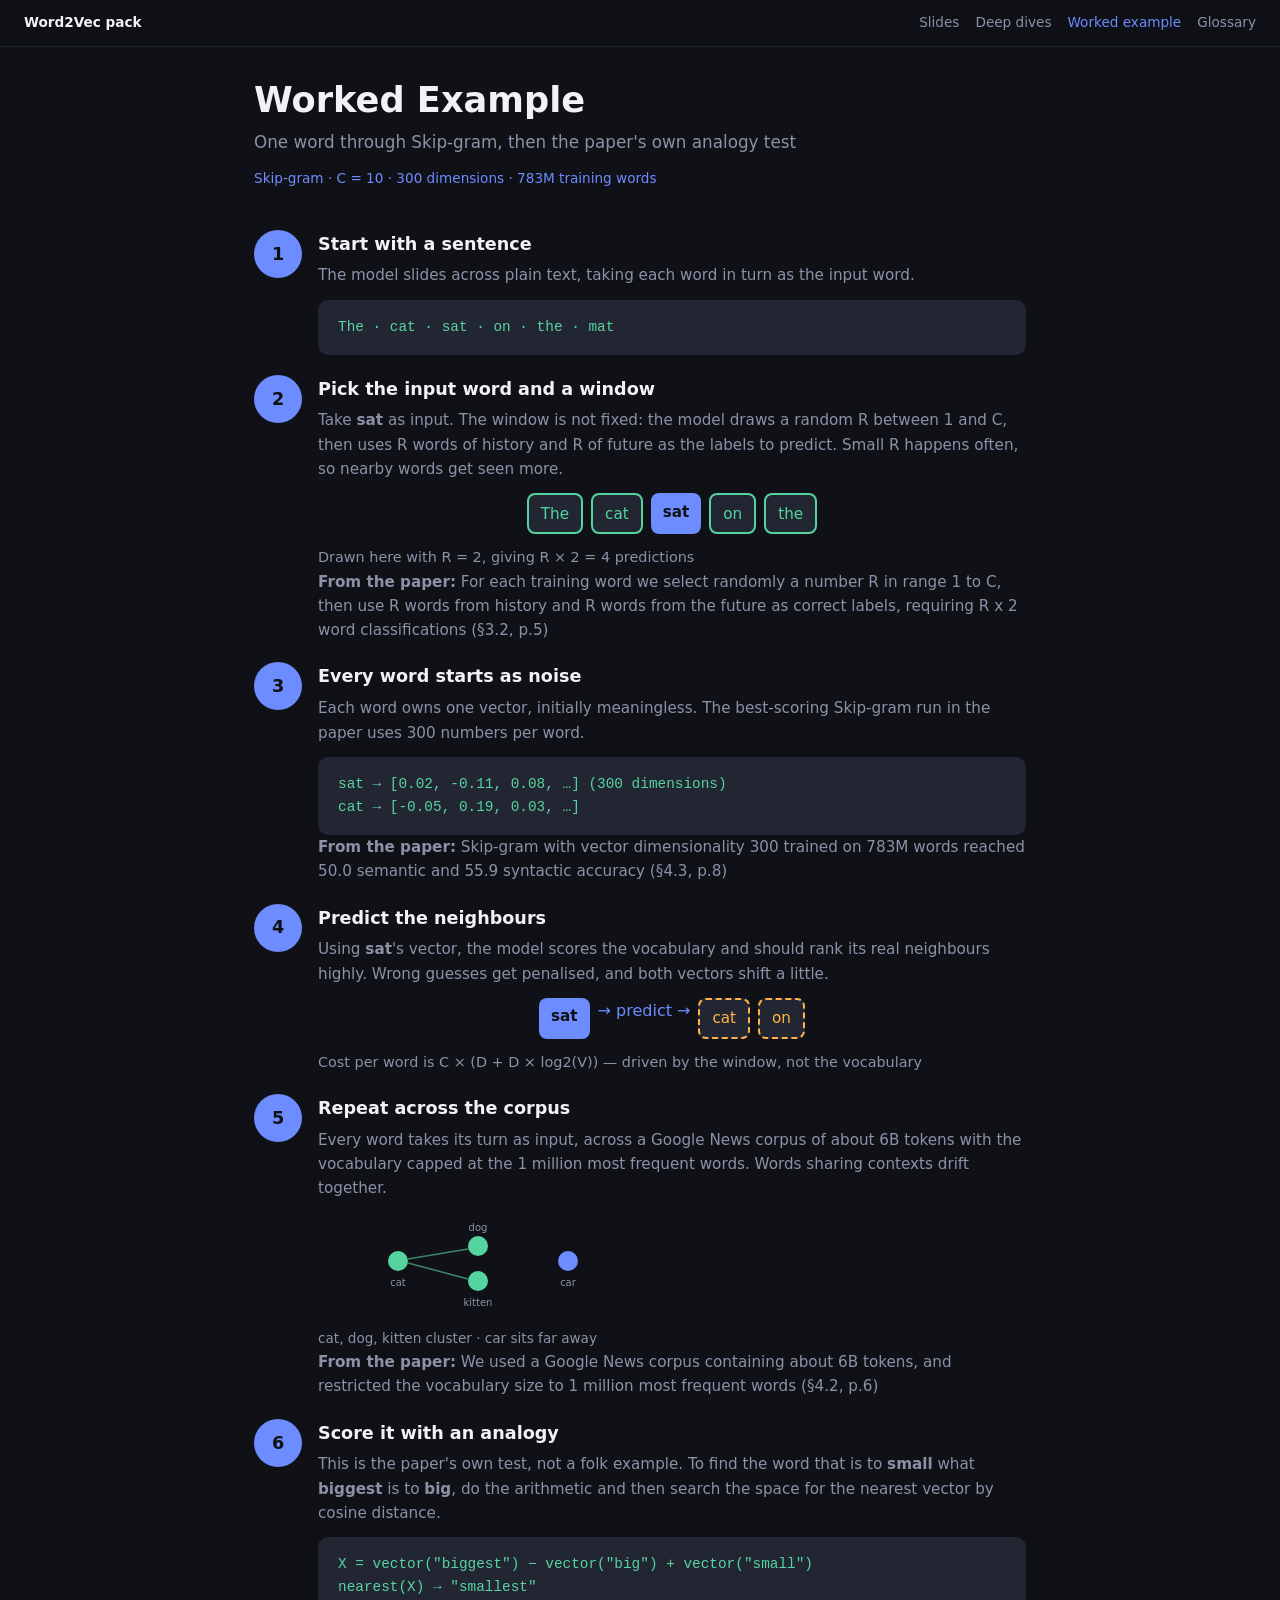
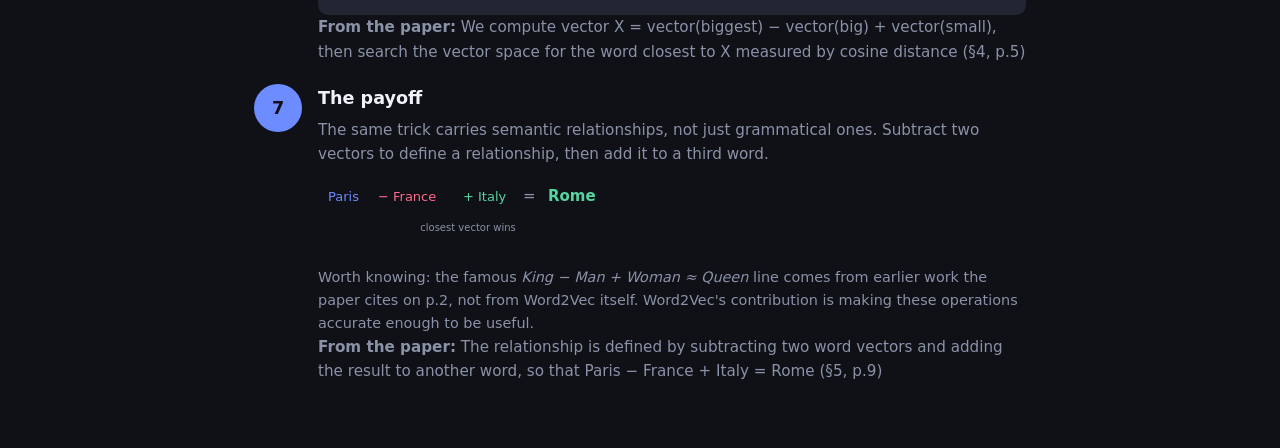
<file: examples/word2vec/worked.html>
<!DOCTYPE html>
<html lang="en">
<head>
  <meta charset="UTF-8" />
  <meta name="viewport" content="width=device-width, initial-scale=1.0" />
  <title>Word2Vec — Worked Example</title>
  <link rel="stylesheet" href="../../skills/read-research-paper/templates/paper-pages.css" />
</head>
<body>

  <nav class="pack-nav">
    <span class="brand">Word2Vec pack</span>
    <a href="slides.html">Slides</a>
    <a href="deep.html">Deep dives</a>
    <a href="worked.html" class="active">Worked example</a>
    <a href="glossary.html">Glossary</a>
  </nav>

  <main class="page">
    <header class="page-hero">
      <h1>Worked Example</h1>
      <p class="subtitle">One word through Skip-gram, then the paper's own analogy test</p>
      <p class="meta">Skip-gram · C = 10 · 300 dimensions · 783M training words</p>
    </header>

    <div class="steps">

      <div class="step">
        <div class="step-num">1</div>
        <div class="step-body">
          <h3>Start with a sentence</h3>
          <p>The model slides across plain text, taking each word in turn as the input word.</p>
          <div class="highlight-box">The · cat · sat · on · the · mat</div>
        </div>
      </div>

      <div class="step">
        <div class="step-num">2</div>
        <div class="step-body">
          <h3>Pick the input word and a window</h3>
          <p>
            Take <strong>sat</strong> as input. The window is not fixed: the model draws a random
            R between 1 and C, then uses R words of history and R of future as the labels to predict.
            Small R happens often, so nearby words get seen more.
          </p>
          <div class="token-row">
            <span class="token context">The</span>
            <span class="token context">cat</span>
            <span class="token center">sat</span>
            <span class="token context">on</span>
            <span class="token context">the</span>
          </div>
          <p style="margin-top:0.5rem;color:#8b92a8;font-size:0.9rem">Drawn here with R = 2, giving R × 2 = 4 predictions</p>
          <p class="from-paper"><strong>From the paper:</strong> For each training word we select randomly a number R in range 1 to C, then use R words from history and R words from the future as correct labels, requiring R x 2 word classifications (§3.2, p.5)</p>
        </div>
      </div>

      <div class="step">
        <div class="step-num">3</div>
        <div class="step-body">
          <h3>Every word starts as noise</h3>
          <p>Each word owns one vector, initially meaningless. The best-scoring Skip-gram run in the paper uses 300 numbers per word.</p>
          <div class="highlight-box">
            sat  → [0.02, -0.11, 0.08, …]   (300 dimensions)<br>
            cat  → [-0.05, 0.19, 0.03, …]
          </div>
          <p class="from-paper"><strong>From the paper:</strong> Skip-gram with vector dimensionality 300 trained on 783M words reached 50.0 semantic and 55.9 syntactic accuracy (§4.3, p.8)</p>
        </div>
      </div>

      <div class="step">
        <div class="step-num">4</div>
        <div class="step-body">
          <h3>Predict the neighbours</h3>
          <p>Using <strong>sat</strong>'s vector, the model scores the vocabulary and should rank its real neighbours highly. Wrong guesses get penalised, and both vectors shift a little.</p>
          <div class="token-row">
            <span class="token center">sat</span>
            <span style="color:#6c8cff">→ predict →</span>
            <span class="token predict">cat</span>
            <span class="token predict">on</span>
          </div>
          <p style="margin-top:0.5rem;color:#8b92a8;font-size:0.9rem">Cost per word is C × (D + D × log2(V)) — driven by the window, not the vocabulary</p>
        </div>
      </div>

      <div class="step">
        <div class="step-num">5</div>
        <div class="step-body">
          <h3>Repeat across the corpus</h3>
          <p>Every word takes its turn as input, across a Google News corpus of about 6B tokens with the vocabulary capped at the 1 million most frequent words. Words sharing contexts drift together.</p>
          <div class="visual">
            <svg width="320" height="120" viewBox="0 0 320 120" role="img" aria-label="Similar words cluster in vector space">
              <circle cx="80" cy="60" r="10" fill="#56d4a0"/>
              <text x="80" y="85" text-anchor="middle" fill="#8b92a8" font-size="10">cat</text>
              <circle cx="160" cy="45" r="10" fill="#56d4a0"/>
              <text x="160" y="30" text-anchor="middle" fill="#8b92a8" font-size="10">dog</text>
              <circle cx="160" cy="80" r="10" fill="#56d4a0"/>
              <text x="160" y="105" text-anchor="middle" fill="#8b92a8" font-size="10">kitten</text>
              <circle cx="250" cy="60" r="10" fill="#6c8cff"/>
              <text x="250" y="85" text-anchor="middle" fill="#8b92a8" font-size="10">car</text>
              <line x1="90" y1="58" x2="150" y2="48" stroke="#56d4a0" stroke-width="1.5" opacity="0.6"/>
              <line x1="90" y1="62" x2="150" y2="78" stroke="#56d4a0" stroke-width="1.5" opacity="0.6"/>
            </svg>
            <p style="color:#8b92a8;font-size:0.85rem">cat, dog, kitten cluster · car sits far away</p>
          </div>
          <p class="from-paper"><strong>From the paper:</strong> We used a Google News corpus containing about 6B tokens, and restricted the vocabulary size to 1 million most frequent words (§4.2, p.6)</p>
        </div>
      </div>

      <div class="step">
        <div class="step-num">6</div>
        <div class="step-body">
          <h3>Score it with an analogy</h3>
          <p>
            This is the paper's own test, not a folk example. To find the word that is to
            <strong>small</strong> what <strong>biggest</strong> is to <strong>big</strong>,
            do the arithmetic and then search the space for the nearest vector by cosine distance.
          </p>
          <div class="highlight-box">
            X = vector("biggest") − vector("big") + vector("small")<br>
            nearest(X) → "smallest"
          </div>
          <p class="from-paper"><strong>From the paper:</strong> We compute vector X = vector(biggest) − vector(big) + vector(small), then search the vector space for the word closest to X measured by cosine distance (§4, p.5)</p>
        </div>
      </div>

      <div class="step">
        <div class="step-num">7</div>
        <div class="step-body">
          <h3>The payoff</h3>
          <p>The same trick carries semantic relationships, not just grammatical ones. Subtract two vectors to define a relationship, then add it to a third word.</p>
          <div class="visual">
            <svg width="300" height="80" viewBox="0 0 300 80" role="img" aria-label="Paris minus France plus Italy equals Rome">
              <text x="10" y="35" fill="#6c8cff" font-size="13">Paris</text>
              <text x="60" y="35" fill="#ff6b8a" font-size="13">− France</text>
              <text x="145" y="35" fill="#56d4a0" font-size="13">+ Italy</text>
              <text x="205" y="35" fill="#8b92a8" font-size="15">=</text>
              <text x="230" y="35" fill="#56d4a0" font-size="15" font-weight="600">Rome</text>
              <text x="150" y="65" text-anchor="middle" fill="#8b92a8" font-size="10">closest vector wins</text>
            </svg>
          </div>
          <p style="margin-top:0.75rem;color:#8b92a8;font-size:0.9rem">
            Worth knowing: the famous <em>King − Man + Woman ≈ Queen</em> line comes from earlier work
            the paper cites on p.2, not from Word2Vec itself. Word2Vec's contribution is making these
            operations accurate enough to be useful.
          </p>
          <p class="from-paper"><strong>From the paper:</strong> The relationship is defined by subtracting two word vectors and adding the result to another word, so that Paris − France + Italy = Rome (§5, p.9)</p>
        </div>
      </div>

    </div>
  </main>

</body>
</html>
</file>
<file: skills/read-research-paper/templates/paper-pages.css>
/* Long-form paper pages — deep dives, worked examples, glossaries */

:root {
  --bg: #0f1117;
  --surface: #1a1d27;
  --surface2: #222633;
  --text: #f0f2f8;
  --muted: #8b92a8;
  --accent: #6c8cff;
  --accent2: #56d4a0;
  --warn: #ffb347;
  --gap: #ff6b8a;
  font-family: "Inter", "Segoe UI", system-ui, sans-serif;
}

* { box-sizing: border-box; margin: 0; padding: 0; }

html { scroll-behavior: smooth; }

body {
  background: var(--bg);
  color: var(--text);
  line-height: 1.6;
  font-size: 1rem;
}

/* ── Top nav (links between deliverables) ── */
.pack-nav {
  position: sticky;
  top: 0;
  z-index: 100;
  display: flex;
  flex-wrap: wrap;
  gap: 0.5rem 1rem;
  align-items: center;
  padding: 0.75rem 1.5rem;
  background: rgba(15, 17, 23, 0.92);
  backdrop-filter: blur(8px);
  border-bottom: 1px solid var(--surface2);
  font-size: 0.85rem;
}

.pack-nav a {
  color: var(--muted);
  text-decoration: none;
}

.pack-nav a:hover,
.pack-nav a.active {
  color: var(--accent);
}

.pack-nav .brand {
  color: var(--text);
  font-weight: 600;
  margin-right: auto;
}

/* ── Page shell ── */
.page {
  max-width: 820px;
  margin: 0 auto;
  padding: 2rem 1.5rem 4rem;
}

.page-hero {
  margin-bottom: 2.5rem;
}

.page-hero h1 {
  font-size: clamp(1.6rem, 4vw, 2.2rem);
  line-height: 1.2;
  margin-bottom: 0.5rem;
}

.page-hero .subtitle {
  color: var(--muted);
  font-size: 1.05rem;
}

.page-hero .meta {
  margin-top: 0.75rem;
  font-size: 0.85rem;
  color: var(--accent);
}

/* ── Section blocks (deep dives) ── */
.section-block {
  background: var(--surface);
  border-radius: 16px;
  padding: 1.75rem 2rem;
  margin-bottom: 1.5rem;
  border-left: 4px solid var(--accent);
}

.section-block h2 {
  font-size: 1.25rem;
  margin-bottom: 0.25rem;
}

.section-block .section-num {
  font-size: 0.7rem;
  letter-spacing: 0.1em;
  text-transform: uppercase;
  color: var(--accent);
  margin-bottom: 0.5rem;
}

.section-block .plain {
  margin: 1rem 0;
  font-size: 1.05rem;
}

.section-block .visual {
  background: var(--surface2);
  border-radius: 12px;
  padding: 1.25rem;
  margin: 1rem 0;
  text-align: center;
}

.section-block .from-paper {
  margin-top: 1rem;
  padding-top: 1rem;
  border-top: 1px solid var(--surface2);
  font-size: 0.9rem;
  color: var(--muted);
}

.section-block .from-paper strong {
  color: var(--warn);
  font-weight: 600;
}

/* ── Worked example steps ── */
.steps {
  display: flex;
  flex-direction: column;
  gap: 1.25rem;
}

.step {
  display: grid;
  grid-template-columns: 48px 1fr;
  gap: 1rem;
  align-items: start;
}

.step-num {
  width: 48px;
  height: 48px;
  border-radius: 50%;
  background: var(--accent);
  color: var(--bg);
  font-weight: 700;
  display: flex;
  align-items: center;
  justify-content: center;
  font-size: 1.1rem;
  flex-shrink: 0;
}

.step-body h3 {
  font-size: 1.1rem;
  margin-bottom: 0.35rem;
}

.step-body p {
  color: var(--muted);
  font-size: 0.95rem;
}

.step-body .highlight-box {
  background: var(--surface2);
  border-radius: 10px;
  padding: 1rem 1.25rem;
  margin-top: 0.75rem;
  font-family: ui-monospace, monospace;
  font-size: 0.9rem;
  color: var(--accent2);
}

.token-row {
  display: flex;
  flex-wrap: wrap;
  gap: 0.5rem;
  justify-content: center;
  margin: 0.75rem 0;
}

.token {
  padding: 0.4rem 0.75rem;
  border-radius: 8px;
  background: var(--surface2);
  font-size: 0.95rem;
}

.token.center {
  background: var(--accent);
  color: var(--bg);
  font-weight: 600;
}

.token.context {
  border: 2px solid var(--accent2);
  color: var(--accent2);
}

.token.predict {
  border: 2px dashed var(--warn);
  color: var(--warn);
}

/* ── TOC for deep dives ── */
.toc {
  display: flex;
  flex-wrap: wrap;
  gap: 0.5rem;
  margin-bottom: 2rem;
}

.toc a {
  padding: 0.35rem 0.75rem;
  border-radius: 999px;
  background: var(--surface);
  color: var(--muted);
  text-decoration: none;
  font-size: 0.85rem;
}

.toc a:hover {
  background: var(--surface2);
  color: var(--accent);
}

/* ── Glossary flip cards ── */
.glossary-grid {
  display: grid;
  grid-template-columns: repeat(auto-fill, minmax(240px, 1fr));
  gap: 1rem;
}

.glossary-card {
  perspective: 800px;
  height: 180px;
  cursor: pointer;
}

.glossary-card .card-inner {
  position: relative;
  width: 100%;
  height: 100%;
  transition: transform 0.45s ease;
  transform-style: preserve-3d;
}

.glossary-card.flipped .card-inner {
  transform: rotateY(180deg);
}

.card-front,
.card-back {
  position: absolute;
  inset: 0;
  backface-visibility: hidden;
  border-radius: 14px;
  padding: 1.25rem;
  display: flex;
  flex-direction: column;
  justify-content: center;
}

.card-front {
  background: var(--surface);
  border: 2px solid var(--accent);
  align-items: center;
  text-align: center;
}

.card-front .term {
  font-size: 1.15rem;
  font-weight: 600;
  color: var(--text);
}

.card-front .hint {
  margin-top: 0.5rem;
  font-size: 0.75rem;
  color: var(--muted);
}

.card-back {
  background: var(--surface2);
  border: 2px solid var(--accent2);
  transform: rotateY(180deg);
}

.card-back .def {
  font-size: 0.92rem;
  line-height: 1.45;
  margin-bottom: 0.6rem;
}

.card-back .analogy {
  font-size: 0.82rem;
  color: var(--warn);
  font-style: italic;
}

.card-back .where {
  margin-top: auto;
  font-size: 0.72rem;
  color: var(--muted);
}

.glossary-hint {
  text-align: center;
  color: var(--muted);
  font-size: 0.85rem;
  margin-bottom: 1.5rem;
}

@media print {
  .glossary-card {
    height: auto;
    break-inside: avoid;
  }

  .glossary-card .card-inner {
    transform: none !important;
  }

  .card-front { display: none; }

  .card-back {
    position: static;
    transform: none;
    border-color: #ccc;
  }
}

/* ── Print ── */
@media print {
  body {
    background: white;
    color: #111;
    font-size: 9pt;
  }

  .pack-nav { display: none; }

  .page { max-width: 100%; padding: 0.5in; }
}
</file>
<file: skills/read-research-paper/templates/paper-deck.css>
/* Universal research-paper slide deck — minimal text, visual-first */

:root {
  --bg: #0f1117;
  --surface: #1a1d27;
  --text: #f0f2f8;
  --muted: #8b92a8;
  --accent: #6c8cff;
  --accent2: #56d4a0;
  --warn: #ffb347;
  --gap: #ff6b8a;
  font-family: "Inter", "Segoe UI", system-ui, sans-serif;
}

* { box-sizing: border-box; margin: 0; padding: 0; }

html, body {
  height: 100%;
  background: var(--bg);
  color: var(--text);
  overflow: hidden;
}

.deck {
  height: 100vh;
  width: 100vw;
  position: relative;
}

.slide {
  position: absolute;
  inset: 0;
  display: none;
  flex-direction: column;
  justify-content: center;
  align-items: center;
  padding: 3rem 4rem;
  opacity: 0;
  transition: opacity 0.35s ease;
}

.slide.active {
  display: flex;
  opacity: 1;
}

.slide-tag {
  position: absolute;
  top: 1.5rem;
  left: 2rem;
  font-size: 0.75rem;
  letter-spacing: 0.12em;
  text-transform: uppercase;
  color: var(--muted);
}

.slide-num {
  position: absolute;
  bottom: 1.5rem;
  right: 2rem;
  font-size: 0.85rem;
  color: var(--muted);
}

/* ── Slide types ── */

.slide-cover h1 {
  font-size: clamp(2rem, 4vw, 3.2rem);
  font-weight: 700;
  text-align: center;
  max-width: 18ch;
  line-height: 1.15;
}

.slide-cover .authors {
  margin-top: 1.5rem;
  color: var(--muted);
  font-size: 1.1rem;
}

.slide-cover .meta {
  margin-top: 0.5rem;
  color: var(--accent);
  font-size: 0.95rem;
}

.slide-hook .visual {
  display: flex;
  gap: 3rem;
  align-items: center;
  margin-bottom: 2rem;
}

.icon-circle {
  width: 120px;
  height: 120px;
  border-radius: 50%;
  display: flex;
  align-items: center;
  justify-content: center;
  font-size: 3rem;
  background: var(--surface);
  border: 2px solid var(--gap);
}

.icon-circle.good { border-color: var(--accent2); }

.slide-hook h2,
.slide-idea h2,
.slide-close h2 {
  font-size: clamp(1.6rem, 3vw, 2.4rem);
  text-align: center;
  max-width: 22ch;
  line-height: 1.25;
}

.slide-hook p,
.slide-idea p.sub {
  margin-top: 1rem;
  color: var(--muted);
  font-size: 1.1rem;
  text-align: center;
  max-width: 36ch;
}

/* Before / After split */
.split {
  display: grid;
  grid-template-columns: 1fr auto 1fr;
  gap: 2rem;
  align-items: center;
  width: min(900px, 90vw);
}

.panel {
  background: var(--surface);
  border-radius: 16px;
  padding: 2rem;
  min-height: 220px;
  display: flex;
  flex-direction: column;
  align-items: center;
  justify-content: center;
  text-align: center;
}

.panel.before { border: 2px dashed var(--gap); }
.panel.after  { border: 2px solid var(--accent2); }

.panel .label {
  font-size: 0.7rem;
  letter-spacing: 0.1em;
  text-transform: uppercase;
  margin-bottom: 1rem;
  color: var(--muted);
}

.panel svg { margin-bottom: 1rem; }

.panel p { font-size: 1rem; max-width: 20ch; }

.arrow-mid {
  font-size: 2rem;
  color: var(--accent);
}

/* Big idea slide */
.slide-idea .big-idea {
  font-size: clamp(1.8rem, 3.5vw, 2.8rem);
  font-weight: 600;
  text-align: center;
  max-width: 16ch;
  line-height: 1.2;
  color: var(--accent2);
}

/* Flow diagram */
.flow {
  display: flex;
  align-items: center;
  gap: 0.75rem;
  flex-wrap: wrap;
  justify-content: center;
  margin: 2rem 0;
}

.flow-node {
  background: var(--surface);
  border: 2px solid var(--accent);
  border-radius: 12px;
  padding: 1rem 1.25rem;
  font-size: 0.95rem;
  min-width: 100px;
  text-align: center;
}

.flow-arrow {
  color: var(--muted);
  font-size: 1.5rem;
}

/* Architecture diagram area */
.diagram-box {
  background: var(--surface);
  border-radius: 20px;
  padding: 2rem 3rem;
  margin: 1.5rem 0;
  max-width: 800px;
}

.diagram-box svg {
  display: block;
  margin: 0 auto;
}

.caption {
  margin-top: 1rem;
  color: var(--muted);
  font-size: 0.95rem;
  text-align: center;
  max-width: 40ch;
}

/* Stat cards */
.stats {
  display: flex;
  gap: 1.5rem;
  flex-wrap: wrap;
  justify-content: center;
  margin: 2rem 0;
}

.stat-card {
  background: var(--surface);
  border-radius: 16px;
  padding: 1.5rem 2rem;
  text-align: center;
  min-width: 160px;
  border-top: 4px solid var(--accent);
}

.stat-card .value {
  font-size: 2.5rem;
  font-weight: 700;
  color: var(--accent2);
}

.stat-card .label {
  margin-top: 0.5rem;
  font-size: 0.85rem;
  color: var(--muted);
}

/* Mini bar chart (CSS only) */
.bar-chart {
  display: flex;
  align-items: flex-end;
  gap: 1rem;
  height: 180px;
  margin: 1.5rem 0;
}

.bar-col {
  display: flex;
  flex-direction: column;
  align-items: center;
  gap: 0.5rem;
}

.bar {
  width: 48px;
  border-radius: 6px 6px 0 0;
  background: linear-gradient(to top, var(--accent), #9aaeff);
}

.bar.highlight {
  background: linear-gradient(to top, var(--accent2), #8eecc4);
}

.bar-col span {
  font-size: 0.75rem;
  color: var(--muted);
}

/* Impact icons row */
.impact-row {
  display: flex;
  gap: 2.5rem;
  margin: 2rem 0;
  flex-wrap: wrap;
  justify-content: center;
}

.impact-item {
  text-align: center;
  max-width: 140px;
}

.impact-item .emoji {
  font-size: 2.5rem;
  margin-bottom: 0.75rem;
}

.impact-item p {
  font-size: 0.9rem;
  color: var(--muted);
}

/* Close / takeaway */
.slide-close .takeaway {
  font-size: clamp(1.5rem, 3vw, 2.2rem);
  text-align: center;
  max-width: 20ch;
  line-height: 1.3;
  border-left: 4px solid var(--accent2);
  padding-left: 1.5rem;
}

/* Nav hint */
.nav-hint {
  position: fixed;
  bottom: 1.5rem;
  left: 50%;
  transform: translateX(-50%);
  font-size: 0.75rem;
  color: var(--muted);
  opacity: 0.6;
}
</file>
